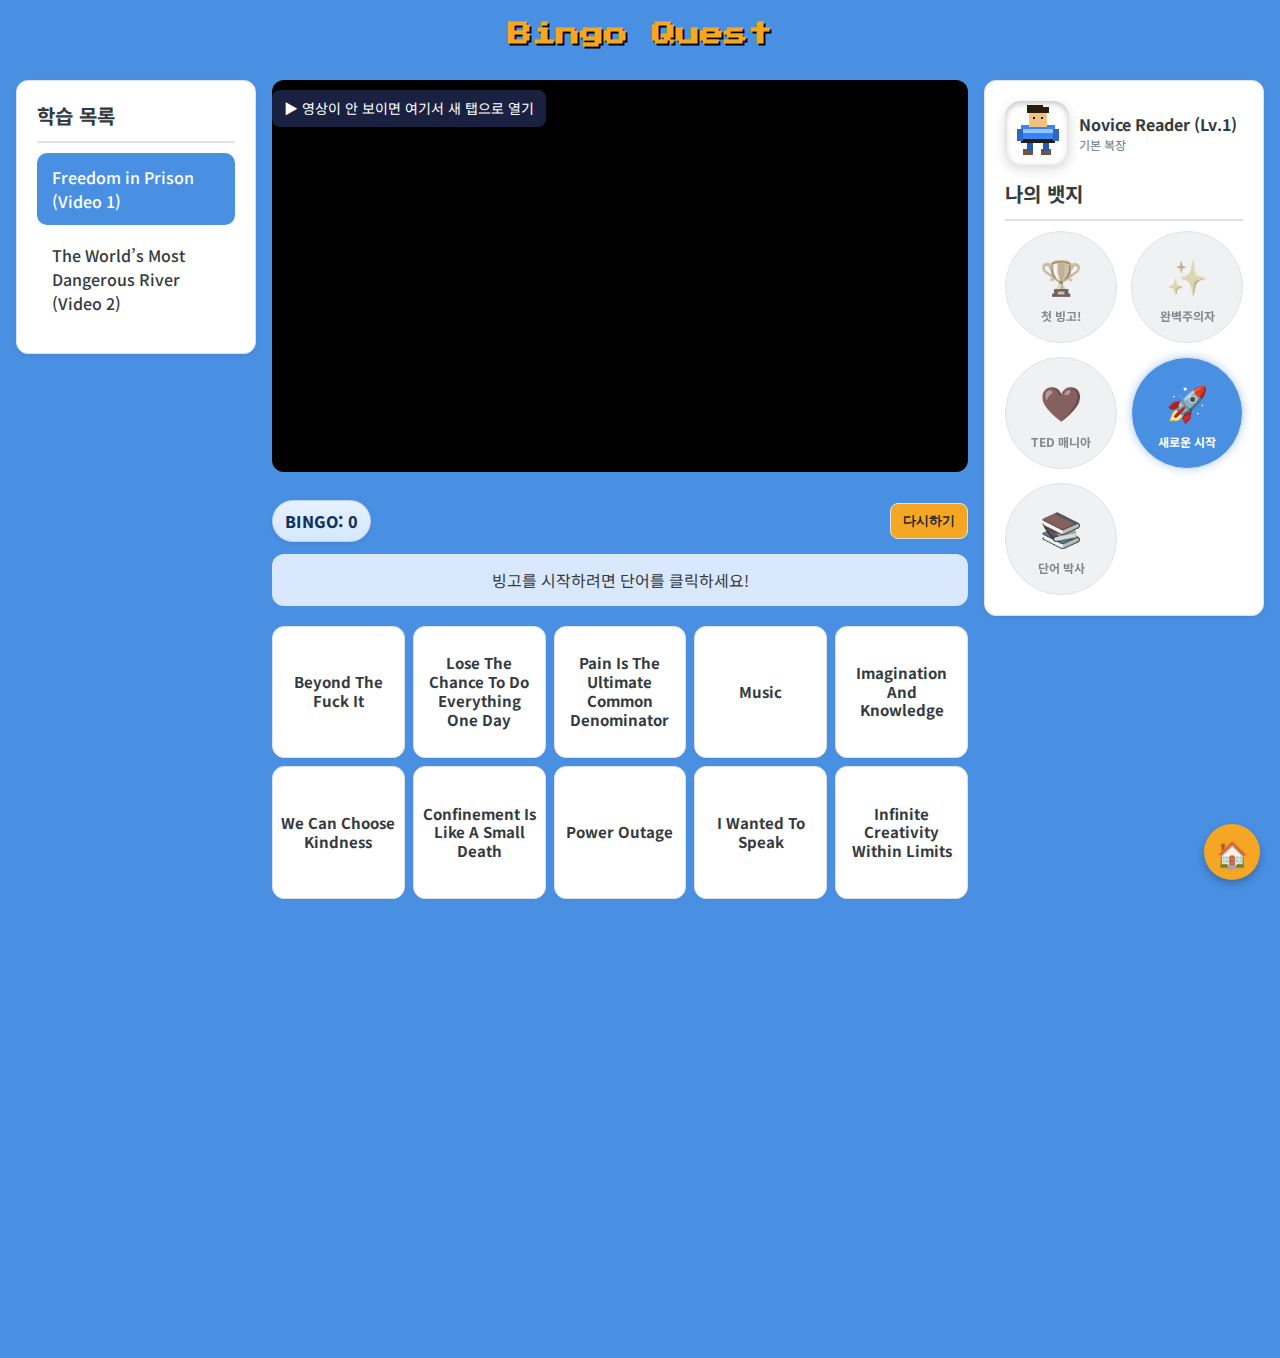
<file: bingo.html>
<!DOCTYPE html>
<html lang="ko">
  <head>
    <meta charset="UTF-8" />
    <meta name="viewport" content="width=device-width, initial-scale=1" />
    <title>Listening Bingo</title>

    <!-- Google Font (페이지 전용) -->
    <link rel="preconnect" href="https://fonts.googleapis.com" />
    <link rel="preconnect" href="https://fonts.gstatic.com" crossorigin />
    <link
      href="https://fonts.googleapis.com/css2?family=Noto+Sans+KR:wght@400;500;700&display=swap"
      rel="stylesheet"
    />

    <!-- 단독 스타일 -->
    <link
      href="https://fonts.googleapis.com/css2?family=Press+Start+2P&display=swap"
      rel="stylesheet"
    />
    <link rel="stylesheet" href="./css/bingo.css" />
  </head>
  <body>
    <h1>Bingo Quest</h1>
    <div class="main-container">
      <!-- 좌측: 학습 목록 -->
      <nav class="sidebar left-nav" aria-label="학습 목록">
        <h2>학습 목록</h2>
        <ul class="nav-list">
          <li>
            <a href="#" class="nav-link active" data-target="#video-1-content"
              >Freedom in Prison (Video 1)</a
            >
          </li>
          <li>
            <a href="#" class="nav-link" data-target="#video-2-content"
              >The World’s Most Dangerous River (Video 2)</a
            >
          </li>
        </ul>
      </nav>

      <!-- 중앙: 영상 + 빙고 게임 -->
      <main class="main-content" id="main">
        <!-- 비디오 1 -->
        <section
          id="video-1-content"
          class="content-section active"
          aria-label="Freedom in Prison"
        >
          <div class="video-container">
            <iframe
              src="https://embed.ted.com/talks/lei_cheng_what_i_learned_about_freedom_in_a_secret_chinese_prison"
              title="TED Talk: Freedom in Prison by Lei Cheng"
              loading="lazy"
              allow="autoplay; encrypted-media; fullscreen; picture-in-picture"
              referrerpolicy="no-referrer-when-downgrade"
              sandbox="allow-scripts allow-same-origin allow-presentation allow-popups"
              
            >
            </iframe>
            <div class="video-fallback">
              <a
                class="open-extern"
                target="_blank"
                rel="noopener"
                href="https://www.ted.com/talks/lei_cheng_what_i_learned_about_freedom_in_a_secret_chinese_prison"
              >
                ▶ 영상이 안 보이면 여기서 새 탭으로 열기
              </a>
            </div>
          </div>

          <div class="game-area">
            <div class="bingo-section visible">
              <div class="controls">
                <div class="bingo-counter" aria-live="polite">BINGO: 0</div>
                <button class="reset-btn" type="button">다시하기</button>
              </div>
              <div class="message-area" aria-live="polite">
                빙고를 시작하려면 단어를 클릭하세요!
              </div>
              <!-- JS에서 5x5 칸 생성 -->
              <div
                class="bingo-board"
                role="grid"
                aria-label="빙고 보드 (Video 1)"
              ></div>
            </div>
          </div>
        </section>

        <!-- 비디오 2 -->
        <section
          id="video-2-content"
          class="content-section"
          aria-label="The World’s Most Dangerous River"
        >
          <div class="video-container">
            <iframe
              src="https://embed.ted.com/talks/hany_farid_how_to_spot_fake_ai_photos"
              title="How to spot fake AI photos by Hany Farid"
              loading="lazy"
              allow="autoplay; encrypted-media; fullscreen; picture-in-picture"
              referrerpolicy="no-referrer-when-downgrade"
              sandbox="allow-scripts allow-same-origin allow-presentation allow-popups"
              
            >
            </iframe>

            <div class="video-fallback">
              <a
                class="open-extern"
                target="_blank"
                rel="noopener"
                href="https://www.ted.com/talks/lei_cheng_what_i_learned_about_freedom_in_a_secret_chinese_prison"
              >
                ▶ 영상이 안 보이면 여기서 새 탭으로 열기
              </a>
            </div>
          </div>

          <div class="game-area">
            <div class="bingo-section visible">
              <div class="controls">
                <div class="bingo-counter" aria-live="polite">BINGO: 0</div>
                <button class="reset-btn" type="button">다시하기</button>
              </div>
              <div class="message-area" aria-live="polite">
                빙고를 시작하려면 단어를 클릭하세요!
              </div>
              <div
                class="bingo-board"
                role="grid"
                aria-label="빙고 보드 (Video 2)"
              ></div>
            </div>
          </div>
        </section>
      </main>

      <!-- 우측: 뱃지 -->
      <aside class="sidebar right-badges" aria-label="나의 뱃지">
        <div class="avatar-widget">
          <div
            id="avatar-figure"
            class="avatar-figure"
            aria-label="아바타"
          ></div>
          <div class="avatar-meta">
            <div id="avatar-title" class="avatar-title">Novice Reader</div>
            <div id="avatar-desc" class="avatar-desc">기본 복장</div>
          </div>
        </div>
        <h2>나의 뱃지</h2>
        <div class="badge-grid">
          <div
            id="badge-first-bingo"
            class="badge locked"
            data-tooltip="첫 번째 빙고를 달성하세요"
          >
            <span class="badge-icon">🏆</span>
            <span class="badge-name">첫 빙고!</span>
          </div>
          <div
            id="badge-perfect"
            class="badge locked"
            data-tooltip="모든 칸을 채우세요 (블랙아웃)"
          >
            <span class="badge-icon">✨</span>
            <span class="badge-name">완벽주의자</span>
          </div>
          <div
            id="badge-ted-fan"
            class="badge locked"
            data-tooltip="TED 영상 5개 학습 완료"
          >
            <span class="badge-icon">❤️</span>
            <span class="badge-name">TED 매니아</span>
          </div>
          <div
            id="badge-beginner"
            class="badge achieved"
            data-tooltip="회원가입 완료"
          >
            <span class="badge-icon">🚀</span>
            <span class="badge-name">새로운 시작</span>
          </div>
          <div
            id="badge-word-master"
            class="badge locked"
            data-tooltip="단어 100개 학습 완료"
          >
            <span class="badge-icon">📚</span>
            <span class="badge-name">단어 박사</span>
          </div>
        </div>
      </aside>
    </div>
    <a href="./index.html" class="home-float-btn" aria-label="홈으로"> 🏠 </a>

    <script defer src="./js/dataManager.js"></script>
    <script defer src="./js/avatarWidget.js"></script>
    <script defer src="./js/bingo.js"></script>

    <script>
      // ① Promise rejection 중 TED 광고 SDK(GPT) 타임아웃만 무음
      window.addEventListener("unhandledrejection", (event) => {
        const msg = String(event?.reason?.message || event?.reason || "");
        if (/GPT did not load within the specified timeout/i.test(msg)) {
          event.preventDefault();
          console.info("[silenced] third-party GPT timeout");
        }
      });

      // ② window.onerror도 TED/VWO/Prebid/React-iframe
      window.addEventListener(
        "error",
        (event) => {
          const src = String(event?.filename || "");
          const msg = String(event?.message || "");
          const is3p =
            /(embed\.ted\.com|gpt\.js|prebid|vwo|react.*production|lei_cheng_|catherine_d_o_connell)/i.test(
              src + msg
            );
          if (is3p) {
            event.preventDefault();
            console.info("[silenced] third-party error:", src || msg);
          }
        },
        true
      );
    </script>
  </body>
</html>
</file>
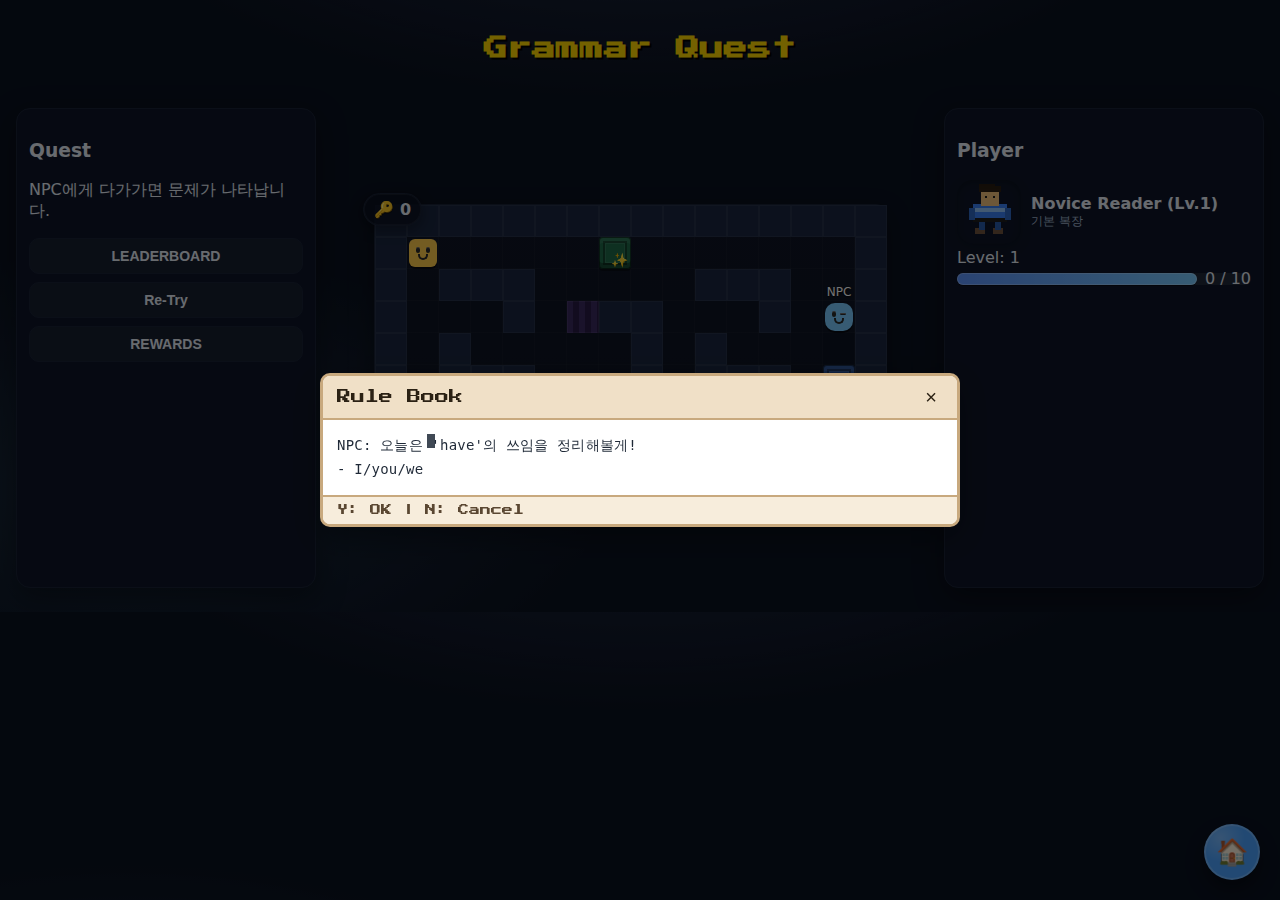
<file: gr.html>
<!DOCTYPE html>
<html lang="ko">
  <head>
    <meta charset="UTF-8" />
    <meta name="viewport" content="width=device-width, initial-scale=1.0" />
    <title>Grammar Quest</title>
    <link rel="preconnect" href="https://fonts.googleapis.com" />
    <link rel="preconnect" href="https://fonts.gstatic.com" crossorigin />
    <link href="https://fonts.googleapis.com/css2?family=Press+Start+2P&display=swap" rel="stylesheet" />
    <link rel="stylesheet" href="./css/gr.css" />
    <style>
      @media (max-width: 500px) {
        #dialogue-box,
        #rulebook-overlay { display: none !important; }
      }
    </style>
  </head>
  <body>
    <h1>Grammar Quest</h1>
    <div id="main-container">
      <div id="left-panel" class="panel">
        <div id="quest-log">
          <h3>Quest</h3>
          <p id="quest-text"></p>
        </div>
        <div id="dialogue-box" class="hidden">
          <p id="dialogue-text"></p>
        </div>
        <div id="question-box">
          <p id="question-text"></p>
          <div id="choices" class="choices"></div>
          <div id="loot-log" aria-live="polite" class="loot-log"></div>
        </div>
        <div id="menu-buttons">
          <button class="menu-btn" id="btn-leaderboard">LEADERBOARD</button>
          <button class="menu-btn" id="btn-review">Re-Try</button>
          <button class="menu-btn" id="btn-rewards">REWARDS</button>
        </div>
      </div>
      <div id="center-panel" class="panel">
        <div id="game-world" aria-label="게임 보드">
          <div id="tiles" class="layer" aria-hidden="true"></div>
          <div id="entities" class="layer"></div>
          <div id="key-badge" aria-live="polite" title="Keys">
            <span class="icon">&#128273;</span>
            <span id="key-count">0</span>
          </div>
        </div>
      </div>
      <div id="right-panel" class="panel">
        <h3>Player</h3>
        <div class="avatar-widget">
          <div id="avatar-figure" class="avatar-figure" aria-label="Avatar"></div>
          <div class="avatar-meta">
            <div id="avatar-title" class="avatar-title">Novice Reader</div>
            <div id="avatar-desc" class="avatar-desc">Basic Outfit</div>
          </div>
        </div>
        <div id="player-stats">
          <p>Level: <span id="rp-player-level">1</span></p>
          <div class="progress-bar-container">
            <div id="player-xp-bar" class="progress-bar"></div>
            <span id="rp-player-xp-text">0 / 10</span>
          </div>
        </div>
        <div id="achievements">
          <h3>Badges</h3>
          <div id="badge-container"></div>
        </div>
      </div>
    </div>

    <div id="mobile-controls" aria-label="Mobile Controls">
      <button type="button" class="mc-btn up" id="mc-up" aria-label="Up">&uarr;</button>
      <button type="button" class="mc-btn left" id="mc-left" aria-label="Left">&larr;</button>
      <button type="button" class="mc-btn right" id="mc-right" aria-label="Right">&rarr;</button>
      <button type="button" class="mc-btn down" id="mc-down" aria-label="Down">&darr;</button>
    </div>

    <div id="rulebook-overlay" class="hidden" aria-modal="true" role="dialog">
      <div id="rulebook" class="rulebook">
        <div class="rb-header">
          <span id="rulebook-title">Rule Book</span>
          <button id="rb-close" class="rb-close" aria-label="Close">×</button>
        </div>
        <div id="rulebook-content" class="rb-content">
          <pre id="rulebook-text" class="rb-text" aria-live="polite"></pre>
        </div>
        <div class="rb-footer">
          <span id="rulebook-hint" class="rb-hint">Y: OK | N: Cancel</span>
        </div>
      </div>
    </div>

    <a href="./index.html" class="home-float-btn" aria-label="홈으로">🏠</a>

    <script src="./js/dataManager.js" defer></script>
    <script src="./js/gr.js" defer></script>
    <script src="./js/avatarWidget.js" defer></script>
  </body>
</html>
</file>
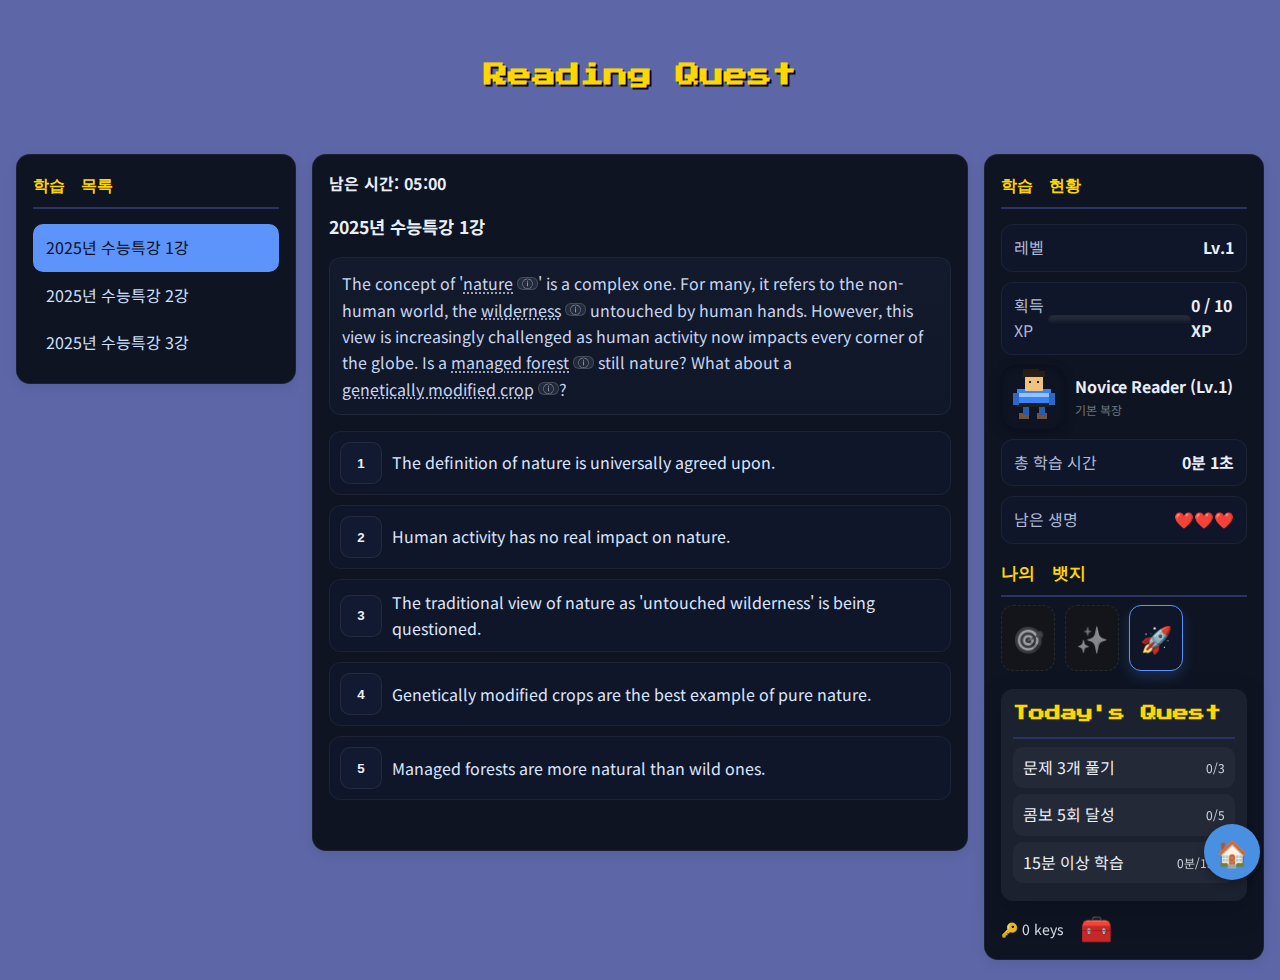
<file: reading.html>
<!DOCTYPE html>
<html lang="ko">
  <head>
    <meta charset="UTF-8" />
    <meta name="viewport" content="width=device-width, initial-scale=1.0" />
    <title>Reading Quest</title>
    <link rel="preconnect" href="https://fonts.googleapis.com" />
    <link rel="preconnect" href="https://fonts.gstatic.com" crossorigin />
    <link
      href="https://fonts.googleapis.com/css2?family=Montserrat:wght@700&family=Noto+Sans+KR:wght@400;500;700&display=swap"
      rel="stylesheet" />
    <link rel="stylesheet" href="./css/common.css" />
    <link rel="stylesheet" href="./css/reading.css" />
  </head>
  <body>
    <h1>Reading Quest</h1>

    <div id="main-container">
      <div id="left-panel" class="panel">
        <h2>학습 목록</h2>
        <ul id="nav-list" class="nav-list">
          <li>
            <a href="#" class="nav-link active" data-target="#problem-1"
              >2025년 수능특강 1강</a
            >
          </li>
          <li>
            <a href="#" class="nav-link" data-target="#problem-2"
              >2025년 수능특강 2강</a
            >
          </li>
          <li>
            <a href="#" class="nav-link" data-target="#problem-3"
              >2025년 수능특강 3강</a
            >
          </li>
        </ul>
      </div>

      <div id="center-panel" class="panel">
        <div id="combo-fx" class="combo-fx" aria-hidden="true"></div>

        <div id="clock-container">
          <span id="countdown-display"></span>
          <button id="reset-button" style="display: none">다시 시작</button>
        </div>
        <div id="combo-display"></div>
        <div id="reading-problems-container"></div>
      </div>

      <div id="right-panel" class="panel">
        <h2>학습 현황</h2>
        <div class="status-widget">
          <!-- ✅ 추가: 레벨 표시 -->
          <div class="status-item">
            <span class="status-label">레벨</span>
            <span id="level-display" class="status-value">Lv.1</span>
          </div>

          <div class="status-item">
            <span class="status-label">획득 XP</span>
            <div class="xp-bar">
              <div id="xp-fill" class="xp-fill" style="width:0%"></div>
            </div>
            <span id="xp-display" class="status-value">0 / 10 XP</span>
          </div>  
          <div class="avatar-widget">
          <div id="avatar-figure" class="avatar-figure" aria-label="아바타"></div>
          <div class="avatar-meta">
            <div id="avatar-title" class="avatar-title">Novice Reader</div>
            <div id="avatar-desc" class="avatar-desc">기본 복장</div>
          </div>
        </div>

          <div class="status-item">
            <span class="status-label">총 학습 시간</span>
            <span id="study-time-display" class="status-value">0분 0초</span>
          </div>
          <div class="status-item">
            <span class="status-label">남은 생명</span>
            <span id="lives-display" class="status-value">❤️❤️❤️</span>
          </div>
        </div>
        <div class="badge-widget">
          <h2>나의 뱃지</h2>
          <div class="badge-grid">
            <div
              id="badge-first-correct"
              class="badge locked"
              data-tooltip="첫 정답을 맞혀보세요!">
              <span class="badge-icon">🎯</span>
            </div>
            <div
              id="badge-perfect"
              class="badge locked"
              data-tooltip="모든 문제를 완벽하게 해결">
              <span class="badge-icon">✨</span>
            </div>
            <div
              id="badge-beginner"
              class="badge achieved"
              data-tooltip="학습 시작!">
              <span class="badge-icon">🚀</span>
            </div>
          </div>
        </div>
           <div class="quest-widget">
            <h2>Today's Quest</h2>
            <ul id="quest-list">
              <!-- JS로 채워집니다 -->
            </ul>
          </div>

          <div class="reward-widget">
            <div class="keys">
              🔑 <span id="key-count">0</span> keys
            </div>
            <button id="open-chest-btn" class="chest" aria-label="보물상자 열기">
              🧰
            </button>
            <div id="reward-toast" class="reward-toast" aria-live="polite"></div>
          </div>


      </div>
    </div>
    <a href="./index.html" class="home-float-btn" aria-label="홈으로"> 🏠 </a>

    <script defer src="./js/dataManager.js"></script>
    <script defer src="./js/reading.js"></script>
    <script defer src="./js/avatarWidget.js"></script>
  </body>
</html>
</file>
<file: css/bingo.css>
@charset "utf-8";


:root {
  --primary-color: #4a90e2; 
  --accent-color: #f5a623; 
  --text-color: #343a40;
  --bg-color: #f8f9fa;
  --border-color: #dee2e6;
  --surface-color: #ffffff; 
}

* {
  box-sizing: border-box;
}
html,
body {
  height: 100%;
}
body {
  margin: 0;
  background: var(--primary-color);
  color: var(--text-color);
  font-family: "Noto Sans KR", system-ui, -apple-system, Segoe UI, Roboto,
    "Helvetica Neue", Arial, "Apple SD Gothic Neo", "Noto Sans KR",
    "Malgun Gothic", sans-serif;
  line-height: 1.5;
}

/* Page title to match Reading Quest */
h1 {
  font-family: 'Press Start 2P', cursive;
  font-size: 24px;
  color: var(--accent-color);
  text-align: center;
  text-shadow: 2px 2px #000;
  margin: 16px 0 12px;
}


.main-container {
  display: grid;
  grid-template-columns: minmax(200px, 240px) minmax(0, 1fr) minmax(
      220px,
      280px
    );
  gap: 16px;
  align-items: start;
  max-width: 1280px;
  margin: 0 auto;
  padding: 16px;
}


.sidebar {
  background: var(--surface-color);
  color: var(--text-color);
  padding: 20px;
  border: 1px solid var(--border-color);
  border-radius: 12px;
  box-shadow: 0 2px 5px rgba(0, 0, 0, 0.05);
  min-width: 0; /* grid overflow 諛⑹? */
}


.left-nav h2 {
  margin: 0 0 10px;
  font-size: 20px;
  border-bottom: 2px solid var(--border-color);
  padding-bottom: 10px;
}
.nav-list {
  list-style: none;
  padding: 0;
  margin: 0;
}
.nav-list a {
  display: block;
  padding: 12px 15px;
  text-decoration: none;
  color: var(--text-color);
  border-radius: 10px;
  margin-bottom: 6px;
  font-weight: 500;
  transition: background-color 0.25s, color 0.25s, transform 0.12s;
}
.nav-list a:hover {
  background: rgba(74, 144, 226, 0.12); /* primary 12% */
}
.nav-list a.active {
  background: var(--primary-color);
  color: #fff;
}

.main-content {
  min-width: 0;
  padding: 0;
}
.content-section {
  display: none;
}
.content-section.active {
  display: block;
}

.video-container {
  position: relative;
  padding-bottom: 56.25%;
  height: 0;
  background: #000;
  border-radius: 12px;
  overflow: hidden;
}
.video-container iframe {
  position: absolute;
  inset: 0;
  width: 100%;
  height: 100%;
  border: 0;
  display: block;
}

/* Docked (on scroll) — aligns video to the left column width */
.video-container.docked {
  position: fixed !important;
  /* values provided by JS via CSS variables */
  left: var(--dock-left, 16px) !important;
  top: var(--dock-top, 16px) !important;
  width: var(--dock-width, 240px) !important;
  height: calc(var(--dock-width, 240px) * 0.5625) !important; /* 16:9 */
  padding-bottom: 0 !important; /* disable aspect-ratio padding */
  z-index: 9999 !important;
  box-shadow: 0 8px 20px rgba(0,0,0,0.25) !important;
}
.video-container.docked iframe {
  position: absolute !important;
  inset: 0 !important;
  width: 100% !important;
  height: 100% !important;
}

.game-area {
  padding-top: 20px;
}

/* Controls: bingo counter + reset button */
.controls {
  display: flex;
  align-items: center;
  justify-content: space-between;
  gap: 10px;
  margin: 8px 0 12px;
}
.bingo-counter {
  padding: 8px 12px;
  border-radius: 999px;
  background: linear-gradient(180deg, #e7f1ff, #d6e8ff);
  color: #10325f;
  font-weight: 800;
  letter-spacing: 0.3px;
  border: 1px solid #bcd3f7;
  box-shadow: 0 2px 6px rgba(0,0,0,.08);
}
.reset-btn {
  padding: 8px 12px;
  border-radius: 10px;
  border: 1px solid var(--border-color);
  background: #0f172a;
  color: #e9eef7;
  font-weight: 600;
  cursor: pointer;
  transition: background-color .15s ease, transform .1s ease;
}
.reset-btn:hover { background: #141f3a; transform: translateY(-1px); }
.reset-btn:active { transform: translateY(0); }
.reset-btn{border-radius: 8px;background-color: var(--accent-color);color: #1f2a37;}
/* ===== Bingo Board (restored minimal styles) ===== */
.bingo-section { max-width: 100%; }
.bingo-board {
  display: grid;
  /* Allow tracks to shrink below content's min-content width */
  grid-template-columns: repeat(5, minmax(0, 1fr));
  gap: 8px;
  margin: 10px auto 0;
}
.bingo-cell {
  display: flex;
  align-items: center;
  justify-content: center;
  min-width: 0; /* let content wrap on small screens */
  text-align: center;
  padding: 10px;
  border-radius: 10px;
  background: #ffffff;
  color: #1f2a37;
  border: 1px solid var(--border-color);
  box-shadow: 0 1px 2px rgba(0,0,0,.05);
  line-height: 1.25;
  word-break: keep-all;
}
.bingo-cell:hover { filter: brightness(0.98); }
.bingo-cell.selected {
  background: rgba(74,144,226,.14);
  border-color: rgba(74,144,226,.6);
  box-shadow: 0 0 0 2px rgba(74,144,226,.25) inset;
}
.bingo-line-highlight{ outline: 2px solid rgba(245,166,35,.85); outline-offset:-2px; }


.bingo-board {
  display: grid;
  grid-template-columns: repeat(5, 1fr);
  gap: 8px;
  margin: 20px 0;
  min-width: 0;
}
.bingo-cell {
  aspect-ratio: 1 / 1;
  display: flex;
  justify-content: center;
  align-items: center;
  text-align: center;
  background: var(--surface-color);
  color: var(--text-color);
  border: 1px solid var(--border-color);
  border-radius: 12px;
  cursor: pointer;
  transition: transform 0.12s, box-shadow 0.15s, background-color 0.2s,
    color 0.2s;
  font-size: 15px;
  font-weight: bold;
  padding: 8px;
  text-transform: capitalize;
  user-select: none;
  overflow-wrap: anywhere;
}
.bingo-cell:hover {
  transform: translateY(-1px);
  box-shadow: 0 4px 8px rgba(0, 0, 0, 0.08);
}
.bingo-cell.selected {
  background: var(--accent-color);
  color: #000;
  font-weight: 800;
  transform: scale(1.04);
}
.bingo-line-highlight {
  background: var(--primary-color) !important;
  color: #fff !important;
}

.message-area {
  min-height: 2.2em;
  background: hsl(214, 85%, 92%); 
  border-radius: 12px;
  padding: 14px;
  text-align: center;
  color: var(--text-color);
}


.right-badges h2 {
  margin: 0 0 10px;
  font-size: 20px;
  border-bottom: 2px solid var(--border-color);
  padding-bottom: 10px;
}
.badge-grid {
  display: grid;
  grid-template-columns: repeat(auto-fill, minmax(90px, 1fr));
  gap: 14px;
}
.badge {
  aspect-ratio: 1 / 1;
  display: flex;
  flex-direction: column;
  justify-content: center;
  align-items: center;
  border-radius: 50%;
  position: relative;
  background: #eef1f6;
  color: #7a879a;
  border: 1px solid var(--border-color);
}
.badge .badge-icon {
  font-size: 34px;
}
.badge .badge-name {
  font-size: 12px;
  margin-top: 6px;
  font-weight: 700;
}

.badge.achieved {
  background: var(--primary-color);
  color: #fff;
  box-shadow: 0 0 10px rgba(74, 144, 226, 0.4);
}
.badge.locked {
  filter: grayscale(80%);
}


.badge::after {
  content: attr(data-tooltip);
  position: absolute;
  bottom: 105%;
  left: 50%;
  transform: translateX(-50%);
  background: #333;
  color: #fff;
  padding: 6px 10px;
  border-radius: 6px;
  font-size: 12px;
  white-space: nowrap;
  opacity: 0;
  visibility: hidden;
  transition: opacity 0.25s, visibility 0.25s;
  z-index: 10;
}
.badge:hover::after {
  opacity: 1;
  visibility: visible;
}

.video-fallback { margin-top:10px; }
.open-extern {
  display:inline-block; padding:8px 12px; border-radius:8px;
  background:#1a2140; color:#fff; text-decoration:none; font-size:14px;
}
.open-extern:hover { filter:brightness(1.1); }
.home-float-btn {
  position: fixed;
  bottom: 20px;
  right: 20px;
  width: 56px;
  height: 56px;
  border-radius: 50%;
  background: var(--accent-color);
  color: #fff;
  font-size: 26px;
  display: flex;
  align-items: center;
  justify-content: center;
  text-decoration: none;
  box-shadow: 0 4px 8px rgba(0,0,0,0.25);
  transition: background-color 0.25s, transform 0.15s;
  z-index: 1000; /* ?ㅻⅨ ?붿냼 ?꾨줈 */
}

.home-float-btn:hover {
  background: #357ab9;
  transform: scale(1.05);
}


@media (max-width: 1240px) {
  .main-container {
    grid-template-columns: minmax(180px, 220px) minmax(0, 1fr) minmax(
        180px,
        240px
      );
    gap: 12px;
  }
  .bingo-cell {
    font-size: 12px;
  }
}
@media (max-width: 980px) {
  .main-container {
    grid-template-columns: 1fr;
  }
  .sidebar {
    box-shadow: 0 2px 5px rgba(0, 0, 0, 0.05);
  }
}

/* =========================================
   580px 이하: 보드 ↔ 배지 겹침 방지 전담 패치
   ========================================= */
@media (max-width: 580px) {
  /* 1) 메인 그리드: 완전 1열 + 넉넉한 세로 간격 */
  .main-container {
    display: grid;
    grid-template-columns: 1fr;     /* 한 칼럼 */
    grid-auto-rows: auto;           /* 높이 자동 */
    row-gap: 18px;                  /* 섹션 간격 넉넉하게 */
  }

  /* 2) 좌/중/우 영역을 강제로 순서대로 쌓기 */
  .left-nav      { order: 1; }
  .main-content  { order: 2; }
  .right-badges  { order: 3; }

  /* 3) 배지 패널은 절대/고정 위치 금지 + 폭 100% */
  .right-badges {
    position: static !important;
    inset: auto !important;
    transform: none !important;
    width: 100%;
    max-width: 100%;
    margin: 0;  
    margin-top: 8px;              /* 혹시 남은 마진이 있으면 초기화 */
  }

  /* 4) 빙고 섹션은 내부를 세로로 쌓고, 요소 간 간격 확보 */
  .bingo-section {
    display: grid;
    grid-template-columns: 1fr;
    row-gap: 12px;
  }

  /* 5) 보드가 너무 커서 배지를 눌러 덮는 걸 방지 (간격/폰트 축소) */
  .bingo-board {
    gap: 6px;
  }
  .bingo-cell {
    padding: 6px;
    font-size: clamp(11px, 3.5vw, 14px);
    /* 긴 영문 줄바꿈 안전장치 */
    word-break: keep-all;
    overflow-wrap: anywhere;
  }

  /* 6) 영상 아래 여백 확보(iframe 아래로 보드가 겹쳐 깔리는 현상 방지) */
  .video-container {
    margin-bottom: 10px;
  }

  /* 7) 혹시 상단 내비/탭이 fixed면 겹침 유발 → 모바일에선 해제 */
  .nav-list,
  .tabs {
    position: static !important;
  }

  /* 8) z-index/겹침 최후의 안전핀 */
  .main-content,
  .right-badges {
    z-index: auto !important;
  }
}
/* 580px 이하: 겹침 “강제 리셋” */
@media (max-width: 580px) {

  /* 메인 그리드 → 한 줄 */
  .main-container {
    display: block;
  }
  .left-nav, .main-content, .right-badges {
    width: 100%;
    max-width: 100%;
    margin: 0 0 18px 0;
    clear: both;
    float: none;
  }

  /* 배지 패널 및 내부에 있는 모든 고정/절대 레이어 해제 */
  .right-badges,
  .right-badges * {
    position: static !important;
    inset: auto !important;
    transform: none !important;
    z-index: auto !important;
  }

  /* 팝오버/툴팁 네이밍을 추가로 방어 (있을 경우) */
  [class*="popover"],
  [class*="tooltip"],
  .avatar-popover,
  .badge-popover {
    position: static !important;
    inset: auto !important;
    transform: none !important;
    z-index: auto !important;
    width: 100%;
    max-width: 100%;
    margin: 8px 0 0;
  }

  /* 빙고 보드가 위에 덮이지 않도록 기본 스택 정리 */
  .bingo-section, .video-container {
    position: relative;
    z-index: 0;
  }

  /* 보드 크기/글자 조금 더 줄여 세로 압력 완화 */
  .bingo-board { gap: 6px; }
  .bingo-cell  { padding: 6px; font-size: clamp(11px, 3.5vw, 14px); }
}

html,
body {
  overflow-x: hidden;
}

/* Avatar widget (bingo page) */
.avatar-figure {
  width: 64px;
  height: 64px;
  border-radius: 16px;
  display: block;
  background-repeat: no-repeat;
  image-rendering: pixelated;
  box-shadow: inset 0 2px 6px rgba(0,0,0,.25), 0 4px 12px rgba(0,0,0,.15);
}
.avatar-widget { display: grid; grid-template-columns: auto 1fr; gap: 10px; align-items: center; margin-bottom: 14px; }
.avatar-title { font-weight: 700; }
.avatar-desc { font-size: 12px; color: #6c757d; }

/* --- Small screens overrides (final pass) --- */
@media (max-width: 580px) {
  .main-container { grid-template-columns: 1fr !important; }
  .right-badges { margin-top: 28px !important; }
  .video-container.docked {
    position: relative !important;
    left: auto !important; top: auto !important;
    width: 100% !important; height: auto !important;
    padding-bottom: 56.25% !important; box-shadow: none !important;
  }
  .bingo-board { gap: 4px !important; }
  .bingo-cell  { padding: 4px !important; font-size: clamp(10px, 3.3vw, 13px) !important; }
}

/* Wider small screens to ensure effect is visible earlier */
@media (max-width: 700px) {
  .main-container { grid-template-columns: 1fr !important; }
  .right-badges { margin-top: 32px !important; }
  .video-container { margin-bottom: 14px; }
  .bingo-board { gap: 6px !important; }
  .bingo-cell  { padding: 6px !important; font-size: clamp(11px, 3.2vw, 14px) !important; }
}

/* 500px 이하: 셀을 정사각형으로 유지 */
@media (max-width: 500px) {
  .bingo-board { grid-template-columns: repeat(5, minmax(0, 1fr)) !important; }
  .bingo-cell  {
    aspect-ratio: 1 / 1;
    overflow: hidden;
    min-width: 0;
    line-height: 1.15;
    padding: 4px !important;
    font-size: clamp(10px, 2.9vw, 12px) !important;
  }
}
</file>
<file: css/gr.css>
@import url('https://fonts.googleapis.com/css2?family=Press+Start+2P&display=swap');

:root{
  --bg:#0b1220; --panel:#0f1628; --text:#e6edf7; --muted:#9fb0ca; --border:#1a2337;
  --accent:#5c94fc; --accent-2:#7acbff; --accent-3:#FFD700;
}

*{ box-sizing:border-box; }
body{
  margin:0;
  background:
    radial-gradient(1000px 500px at 50% -200px, rgba(140,170,255,.20), transparent 60%),
    radial-gradient(800px 400px at 10% 80%, rgba(120,200,255,.12), transparent 60%),
    var(--bg);
  color:var(--text);
  font-family:system-ui,-apple-system,Segoe UI,Roboto,Arial,"Noto Sans KR",sans-serif,"Press Start 2P";
}

h1{ color:var(--accent-3); padding: 20px 0;; font-family: 'Press Start 2P', cursive;text-shadow: 2px 2px #000; font-size: 24px; text-align: center;}

/* 레이아웃: 좌/중/우 3열 */
#main-container{
  display:grid;
  grid-template-columns: 300px 1fr 320px; /* 좌/중/우 */
  gap:16px;
  max-width:1280px;
  margin:0 auto;
  padding:12px 16px 24px;
}

.panel{
  background:var(--panel);
  border:1px solid var(--border);
  border-radius:14px;
  padding:12px;
  box-shadow:0 10px 30px rgba(0,0,0,.35);
  min-height:480px;
  overflow:auto;

}

 
#center-panel{
  display:grid;
  place-items:center;
  background:transparent;
  border:none;
  box-shadow:none;
  min-height:520px;  
  padding:0;
}

/* 왼쪽 버튼 UI */
#menu-buttons{ display:grid; gap:8px; margin-top:12px; }
.menu-btn{
  appearance:none;
  border:1px solid var(--border);
  background:rgba(255,255,255,.04);
  color:var(--text);
  padding:9px 12px;
  border-radius:10px;
  font-weight:700;
  font-size:14px;
  cursor:pointer;
  transition:transform .06s ease, box-shadow .2s ease, border-color .2s ease, background .2s ease;
}
.menu-btn:hover{
  border-color:#2a3550;
  background:rgba(255,255,255,.07);
  box-shadow:0 8px 20px rgba(0,0,0,.35);
  transform:translateY(-1px);
}

/* 우측 패널: 플레이어 정보 */
#player-portrait{
  display:block; width:100%; max-width:180px; margin:6px auto 8px; image-rendering:pixelated;
  border-radius:10px; border:1px solid var(--border);
  box-shadow:0 10px 24px rgba(0,0,0,.35); background:rgba(255,255,255,.02);
}
#player-stats p{ margin:4px 0 6px; }

/* 진행바(컨테이너 = 트랙, 내부 .progress-bar = 채움) */
.progress-bar-container{
  position:relative;
  display:flex; align-items:center; gap:8px;
  margin:6px 0 2px;
  background:rgba(255,255,255,.08);    /* 트랙 배경 */
  border-radius:999px;
  padding:0; height:12px;
}
.progress-bar{
  height:12px; width:0%; border-radius:999px;
  background:linear-gradient(90deg, var(--accent), var(--accent-2));
  box-shadow:inset 0 0 0 1px rgba(255,255,255,.25), 0 1px 0 rgba(0,0,0,.4);
  transition:width .35s ease;
  flex:1 1 auto;
}
#player-xp-text{
  font-size:12px; color:var(--muted); min-width:64px; text-align:right; margin-left:8px;
}

/* 뱃지 */
#badge-container{ display:flex; flex-wrap:wrap; gap:8px; margin-top:8px; }
.badge{
  width:36px; height:36px; border-radius:8px; border:1px solid var(--border);
  background-color:rgba(255,255,255,.04); background-size:cover; background-position:center;
  box-shadow:inset 0 0 0 1px rgba(255,255,255,.03);
}
.home-float-btn {
  position: fixed;
  bottom: 20px;
  right: 20px;
  width: 56px;
  height: 56px;
  border-radius: 50%;
  background-color: hsl(39, 90%, 54%);
  color: #fff;
  font-size: 26px;
  display: flex;
  align-items: center;
  justify-content: center;
  text-decoration: none;
  box-shadow: 0 4px 8px rgba(0,0,0,0.25);
  transition: background-color 0.25s, transform 0.15s;
  z-index: 1000; /* 다른 요소 위로 */
}

.home-float-btn:hover {
  background: #357ab9;
  transform: scale(1.05);
}

/* 반응형 */
@media (max-width:1200px){
  #main-container{ grid-template-columns: 280px 1fr; }
  #center-panel{ justify-self:center; align-self:start; }
  #right-panel{ grid-column: 1 / -1; }
}
@media (max-width:680px){
  #main-container{ grid-template-columns: 1fr; }
  #center-panel{ order:-1; min-height:420px; }
  #player-portrait{ max-width:140px; }
}

/* ========== Grammar Quest: Board Layers ========== */
#game-world{
  position:relative;
  width:512px;   /* 16 * 32 */
  height:288px;  /*  9 * 32 */
  border:1px solid var(--border);
  border-radius:10px;
  background:
    linear-gradient(transparent 31px, rgba(255,255,255,.04) 32px),
    linear-gradient(90deg, transparent 31px, rgba(255,255,255,.04) 32px),
    linear-gradient(180deg, #0e1424, #0b1220);
  background-size:32px 32px, 32px 32px, auto;
  box-shadow:inset 0 0 0 1px rgba(255,255,255,.04), 0 10px 24px rgba(0,0,0,.35);
  image-rendering: pixelated;
  
}
/* 회전 안내 오버레이 */
#rotate-hint{
  position:absolute; inset:0; display:none; align-items:center; justify-content:center;
  background: rgba(0,0,0,.6); color:#fff; font-weight:800; text-shadow:0 2px 6px rgba(0,0,0,.7);
  font-size:18px; letter-spacing:.5px; z-index:5;
}
@media (max-width:680px){
  #rotate-hint{ display:flex; }
}
.layer{ position:absolute; inset:0; }
.tile{ position:absolute; width:32px; height:32px; }
.tile.floor{ background:rgba(255,255,255,.01); }
.tile.wall{
  background:#1b2740;
  box-shadow: inset 0 0 0 1px rgba(255,255,255,.05);
}
.tile.gate{
  background: repeating-linear-gradient(90deg, #3b2b61 0 6px, #281c46 6px 12px);
  box-shadow: inset 0 0 0 1px rgba(255,255,255,.06);
}
/* 3D-ish crates */
.tile.box-blue,
.tile.box-gray,
.tile.box-green{
  background: #2b2b2b;
  border-radius:4px;
  box-shadow:
    inset 0 0 0 1px rgba(0,0,0,.5),
    inset 0 6px 0 rgba(255,255,255,.06),
    inset 0 -6px 0 rgba(0,0,0,.3),
    0 2px 0 rgba(0,0,0,.35);
  position:relative;
}
.tile.box-blue{ background:#204a8f; }
.tile.box-gray{ background:#596272; }
.tile.box-green{ background:#216c4b; }
.tile.box-blue::before,
.tile.box-gray::before,
.tile.box-green::before{
  content:"";
  position:absolute; inset:4px;
  border:2px solid rgba(0,0,0,.35);
  box-shadow: inset 0 0 0 1px rgba(255,255,255,.08);
}
.tile.box-gray{ outline: 2px solid rgba(255,255,255,.15); }
.tile.box-blue::after{ content:"🎁"; position:absolute; right:3px; bottom:1px; font-size:14px; }
.tile.box-gray::after{ content:"⚠️"; position:absolute; right:3px; bottom:1px; font-size:14px; }
.tile.box-green::after{ content:"✨"; position:absolute; right:3px; bottom:1px; font-size:14px; }

/* Entities */
.player{ position:absolute; width:28px; height:28px; margin:2px; border-radius:6px; background:#ffcc4d; box-shadow:0 2px 0 rgba(0,0,0,.5); }
.npc{ position:absolute; width:28px; height:28px; margin:2px; border-radius:10px; background:#7acbff; box-shadow:0 2px 0 rgba(0,0,0,.5); }
.face{ position:absolute; inset:0; display:block; }
.eye{ position:absolute; top:8px; width:4px; height:6px; background:#2b2b2b; border-radius:2px; box-shadow:0 1px 0 rgba(255,255,255,.3) inset; }
.eye.left{ left:7px; }
.eye.right{ right:7px; }
.eye.wink{ width:6px; height:2px; top:10px; background:#2b2b2b; border-radius:2px; }
.mouth{ position:absolute; left:50%; transform:translateX(-50%); bottom:7px; width:10px; height:6px; border:2px solid #2b2b2b; border-top:none; border-radius:0 0 10px 10px; background:transparent; }

/* Key badge */
#key-badge{
  position:absolute; top:-12px; left:-12px;
  display:inline-flex; align-items:center; gap:6px;
  padding:6px 10px;
  border:1px solid var(--border);
  border-radius:999px;
  background:rgba(12,18,34,.85);
  color:var(--text);
  box-shadow:0 4px 14px rgba(0,0,0,.35), inset 0 0 0 1px rgba(255,255,255,.05);
  font-weight:700;
  z-index:2;
}
#key-badge .icon{ filter: drop-shadow(0 1px 0 rgba(0,0,0,.4)); }
#key-badge.bump{ animation: key-bump .35s ease; }
@keyframes key-bump{
  0%{ transform:scale(1); }
  35%{ transform:scale(1.12); }
  100%{ transform:scale(1); }
}

/* Utility */
.hidden{ display:none !important; }
.label{ position:absolute; left:50%; transform:translateX(-50%); color:#fff; font-size:12px; text-shadow:0 1px 2px rgba(0,0,0,.8); }
.label.up{ bottom:32px; }

/* QA row and loot log */
.qa-row{ display:flex; gap:8px; margin-top:8px; }
#q-input{ flex:1; padding:8px 10px; border-radius:8px; border:1px solid var(--border); background:rgba(255,255,255,.06); color:var(--text); }
#q-submit{ padding:8px 12px; border-radius:8px; border:1px solid var(--border); background:rgba(255,255,255,.08); color:var(--text); cursor:pointer; }

/* ===== Mobile Controls (D-Pad) ===== */
#mobile-controls{
  position: fixed;
  bottom: 16px;
  left: 16px;
  display: none;
  width: 160px;
  height: 160px;
  grid-template-columns: repeat(3, 1fr);
  grid-template-rows: repeat(3, 1fr);
  gap: 8px;
  z-index: 1200;
  pointer-events: none; /* container ignores events */
}
#mobile-controls .mc-btn{
  pointer-events: auto; /* buttons accept events */
  appearance: none;
  background: rgba(255,255,255,.1);
  color: var(--text);
  border: 1px solid var(--border);
  border-radius: 12px;
  font-size: 18px;
  display: flex; align-items: center; justify-content: center;
  box-shadow: 0 6px 16px rgba(0,0,0,.35);
}
#mobile-controls .mc-btn:active{
  transform: translateY(1px);
  background: rgba(255,255,255,.18);
}
#mobile-controls .up{ grid-column: 2; grid-row: 1; }
#mobile-controls .left{ grid-column: 1; grid-row: 2; }
#mobile-controls .right{ grid-column: 3; grid-row: 2; }
#mobile-controls .down{ grid-column: 2; grid-row: 3; }

@media (max-width: 680px){
  #mobile-controls{ display: grid; }
}
.loot-log{ margin-top:10px; font-size:13px; color:var(--muted); min-height:18px; }
/* Rule Book modal */
#rulebook-overlay { position: fixed; inset: 0; display: flex; align-items: center; justify-content: center; background: rgba(0,0,0,.55); z-index: 10000; }
#rulebook-overlay.hidden { display: none; }
.rulebook { width: min(90vw, 640px); max-height: 80vh; background: #ffffff; border: 3px solid #c8a97e; box-shadow: 0 10px 30px rgba(0,0,0,.35); border-radius: 10px; overflow: hidden; font-family: 'Press Start 2P', system-ui, sans-serif; color: #1f2937; }
.rb-header { display: flex; align-items: center; justify-content: space-between; padding: 10px 14px; background: #f0e0c7; border-bottom: 2px solid #c8a97e; color: #2b2114; }
#rulebook-title { font-size: 14px; }
.rb-close { background: transparent; border: 0; font-size: 20px; line-height: 1; cursor: pointer; color: #2b2114; }
.rb-content { padding: 14px; overflow: auto; max-height: calc(80vh - 110px); }
.rb-text { margin: 0; white-space: pre-wrap; font-size: 14px; line-height: 1.7; letter-spacing: 0.2px; color: #1f2937; }
.rb-footer { padding: 8px 14px; background: #f7eddc; border-top: 2px solid #c8a97e; font-size: 11px; color: #4a3620; }
.rb-hint { opacity: .9; }

/* typing caret */
.typing .rb-text { position: relative; }
.typing .rb-text::after { content: ''; position: absolute; width: 8px; height: 1em; background: #1f2937; opacity: .85; animation: caret .8s steps(1) infinite; margin-left: 4px; top: 0; }
@keyframes caret { 0% { opacity: 0; } 50% { opacity: 1; } 100% { opacity: 0; } }

/* ===============================
   Avatar Widget (local styles for gr)
   =============================== */
.avatar-widget { display: grid; grid-template-columns: auto 1fr; gap: 10px; align-items: center; }
.avatar-figure {
  width: 64px;
  height: 64px;
  border-radius: 16px;
  display: block;
  background-repeat: no-repeat;
  image-rendering: pixelated;
  box-shadow: inset 0 2px 6px rgba(0,0,0,.25), 0 4px 12px rgba(0,0,0,.15);
}
.avatar-title { font-weight: 700; }
.avatar-desc { font-size: 12px; color: var(--muted); }

/* ===============================
   Responsive fixes (overflow + breakpoints)
   =============================== */
html, body{ overflow-x: hidden; }

/* allow center column to shrink without forcing horizontal scroll */
#main-container{ grid-template-columns: 300px minmax(0,1fr) 320px; }

/* reduce side column widths around ~1200px to avoid overflow */
@media (max-width: 1260px){
  #main-container{ grid-template-columns: 260px minmax(0,1fr) 280px; }
}
@media (max-width: 1180px){
  #main-container{ grid-template-columns: 240px minmax(0,1fr) 260px; }
}
@media (max-width: 1060px){
  #main-container{ grid-template-columns: 1fr; }
  #center-panel{ order:-1; }
}

/* ensure game area does not cause page-level horizontal scroll */
#center-panel{ overflow-x: hidden; }

/* --- Home Button (FAB) override --- */
.home-float-btn{
  background: radial-gradient(120% 120% at 30% 25%, rgba(255,255,255,.25), rgba(255,255,255,0) 35%), #4da3ff !important;
  color:#fff !important;
  box-shadow: 0 10px 18px rgba(0,0,0,.35), inset 0 0 0 2px rgba(255,255,255,.2) !important;
  transition: transform .12s ease, box-shadow .2s ease, filter .2s ease !important;
  font-size:26px !important;
}
.home-float-btn:hover{ transform: translateY(-2px); filter: brightness(1.05); }
.home-float-btn:active{ transform: translateY(0); }
</file>
<file: css/common.css>
/* common.css */

/* 1. 폰트 및 기본 색상 설정 */
@import url('https://fonts.googleapis.com/css2?family=Montserrat:wght@700&family=Noto+Sans+KR:wght@400;500;700&display=swap');
@import url('https://fonts.googleapis.com/css2?family=Press+Start+2P&display=swap');


:root {
    --primary-color: #4A90E2; /* Smart Blue */
    --accent-color: #F5A623;  /* Energetic Orange */
    --text-color: #343A40;
    --light-text-color: #6c757d;
    --bg-color: #F8F9FA;
    --border-color: #dee2e6;
    --white-color: #FFFFFF;
    
    /* 게임 테마 색상 */
    --game-main-bg: #5d67a8;
    --game-panel-bg: #3f4a8a;
    --game-border-color: #2b3363;
    --game-accent-color: #FFD700;
}

body {
    font-family: 'Noto Sans KR', sans-serif;
    margin: 0;
    background-color: var(--bg-color);
    color: var(--text-color);
    line-height: 1.7;
}

/* 2. 공통 3단 레이아웃 */
#main-container {
    display: flex;
    gap: 20px;
    padding: 20px;
    align-items: flex-start;
    max-width: 1600px;
    margin: 0 auto;
}

.panel {
    background-color: var(--white-color);
    border: 1px solid var(--border-color);
    border-radius: 12px;
    padding: 25px;
    box-shadow: 0 4px 12px rgba(0,0,0,0.08);
}

#left-panel, #right-panel {
    width: 300px;
    flex-shrink: 0;
}

#center-panel {
    flex-grow: 1;
}

/* 3. 공통 UI 요소 스타일 */
h1 { /* 페이지 최상단 메인 제목 */
    text-align: center;
    padding: 20px 0;
    font-family: 'Montserrat', sans-serif;
    font-size: 2.5rem;
    color: var(--primary-color);
}

h2 { /* 패널 제목 */
    font-family: 'Montserrat', sans-serif;
    font-size: 1.5rem;
    margin-top: 0;
    padding-bottom: 10px;
    border-bottom: 2px solid var(--border-color);
    margin-bottom: 20px;
    color: var(--primary-color);
}

.game-button {
    display: block;
    width: 100%;
    padding: 15px;
    margin-top: 15px;
    background-color: var(--primary-color);
    color: var(--white-color);
    border: none;
    border-radius: 8px;
    font-family: 'Noto Sans KR', sans-serif;
    font-size: 16px;
    font-weight: bold;
    cursor: pointer;
    text-align: center;
    transition: all 0.2s ease;
}

.game-button:hover {
    background-color: #357ABD;
    transform: translateY(-2px);
    box-shadow: 0 4px 8px rgba(0,0,0,0.1);
}

/* 4. 페이지 전환용 클래스 */
.content-section {
    display: none;
}
.content-section.active {
    display: block;
}

/* 5. gr.html (그래머 RPG) 전용 스타일 */
#game-world {
    display: grid;
    grid-template-columns: repeat(12, 40px);
    grid-template-rows: repeat(12, 40px);
    position: relative;
    background-color: #222;
    border: 4px solid #666;
    border-radius: 8px; /* 패널과 통일감 */
}
.tile { width: 40px; height: 40px; image-rendering: pixelated; position: relative; }
.object { position: absolute; }
.character-name { position: absolute; bottom: 100%; left: 50%; transform: translateX(-50%); color: white; font-size: 10px; font-family: 'Press Start 2P', cursive; text-shadow: 1px 1px #000; white-space: nowrap; padding-bottom: 5px; user-select: none; }
.hidden { display: none !important; }

.npc.object, .apple.object, .bread.object { transform: scale(1.2); transform-origin: bottom; z-index: 5; }
.player.object { transform: scale(1.5); transform-origin: bottom; z-index: 10; }

/* Avatar widget (shared) */
.avatar-figure {
    width: 64px;
    height: 64px;
    border-radius: 16px;
    display: block;
    background-repeat: no-repeat;
    image-rendering: pixelated;
    box-shadow: inset 0 2px 6px rgba(0,0,0,.25), 0 4px 12px rgba(0,0,0,.15);
}
.avatar-widget { display: grid; grid-template-columns: auto 1fr; gap: 10px; align-items: center; }
.avatar-title { font-weight: 700; }
.avatar-desc { font-size: 12px; color: var(--light-text-color); }
</file>
<file: css/reading.css>
@charset "UTF-8";

    @import url('https://fonts.googleapis.com/css2?family=Press+Start+2P&display=swap');
    @import url('https://fonts.googleapis.com/css2?family=Noto+Sans+KR:wght@400;500;700&display=swap');

    :root {
        --primary-color: #4A90E2;
        --accent-color: #FFD700;
        --correct-color: #28a745;
        --incorrect-color: #dc3545;
        --panel-bg: #3f4a8a;
        --main-bg: #5d67a8;
        --border-color: #2b3363;
        --white-color: #FFFFFF;
    }

    body {
        background-color: var(--main-bg);
        color: var(--white-color);
        font-family: 'Noto Sans KR', sans-serif;
        display: flex;
        flex-direction: column;
        align-items: center;
        padding-top: 20px;
        line-height: 1.6;
    }

    h1 { font-family: 'Press Start 2P', cursive; font-size: 24px; color: var(--accent-color); text-shadow: 2px 2px #000; margin-bottom: 20px; }
    h2 { font-family: 'Press Start 2P', cursive; margin-top: 0; color: var(--accent-color); font-size: 16px; border-bottom: 2px solid var(--border-color); padding-bottom: 10px; margin-bottom: 15px; }
    
    /* -------- 레이아웃 기초 -------- */

#main-container{
  display:grid; gap:16px; /* 컬럼/로우 간격 */
  /* 좌/중앙/우: 유연 폭 + 중앙은 minmax(0,1fr)로 줄어들어도 내용이 줄어듦 */
  /* 좌/우 패널을 동일 너비로 맞춤 */
  grid-template-columns: minmax(200px, 280px) minmax(0, 1fr) minmax(200px, 280px);
  align-items:start;
  box-sizing: border-box;
  padding-inline: 16px;          /* 좌우 여백 */
  max-width: 1280px;             /* 필요시 컨테이너 고정 상한 */
  margin-inline: auto;           /* 가운데 정렬 */
}

.panel{ background:#0e1422; color:#e9eef7; border:1px solid rgba(255,255,255,.06);
  border-radius:14px; padding:16px; }

/* 공통 common.css의 고정 폭(300px) 무효화: 그리드 칼럼에 맞춤 */
#left-panel, #right-panel{ width:auto; max-width:100%; }

/* 좌측 네비 */
.nav-list{ list-style:none; padding:0; margin:8px 0 0; }
.nav-link{ display:block; padding:10px 12px; border-radius:10px; color:#cfe0ff;
  text-decoration:none; border:1px solid transparent; transition:.15s ease; }
.nav-link:hover{ background:rgba(92,148,252,.15); border-color:rgba(92,148,252,.25); }
.nav-link.active{ background:#5c94fc; color:#0b1020; border-color:transparent; }

/* 중앙 문제 영역 */
#clock-container{ display:flex; gap:10px; align-items:center; margin-bottom:6px;}
#countdown-display{ font-weight:700; letter-spacing:.3px; }
#reset-button{ display:none; padding:6px 10px; border-radius:10px; border:1px solid rgba(255,255,255,.08);
  background:#121a2d; color:#e9eef7; }
#reset-button:hover{ background:#17223a; }

.rc-problem{ padding:10px 0 6px; }
.rc-problem h3{ margin:0 0 8px; font-size:1.1rem;}
.passage{
  background:linear-gradient(180deg,#121a2c 0%,#0f1728 100%);
  border:1px solid rgba(255,255,255,.06);
  border-radius:12px; padding:12px; line-height:1.65; color:#c9d6f2;
}

/* ===== 단어 툴팁 ===== */
.vocab{ position: relative; display: inline-flex; align-items: center; gap: 4px; cursor: help; }
.vocab .vocab-text{ text-decoration: underline dotted; text-underline-offset: 2px; }
.vocab .vocab-mark{ font-size: 11px; line-height: 1; opacity: .8; background: rgba(255,255,255,.1); border: 1px solid rgba(255,255,255,.2); padding: 0 4px; border-radius: 6px; }
.vocab .vocab-tooltip{
  position: absolute; left: 0; bottom: calc(100% + 6px);
  background: rgba(0,0,0,.9); color: #fff; font-size: 12px; line-height: 1.45;
  padding: 8px 10px; border-radius: 8px; border: 1px solid rgba(255,255,255,.15);
  white-space: nowrap; box-shadow: 0 6px 14px rgba(0,0,0,.25);
  opacity: 0; transform: translateY(4px); pointer-events: none;
  transition: opacity .15s ease, transform .15s ease;
  z-index: 20;
}
.vocab .vocab-tooltip::after{
  content: '';
  position: absolute; left: 12px; top: 100%;
  border: 6px solid transparent; border-top-color: rgba(0,0,0,.9);
}
.vocab:hover .vocab-tooltip, .vocab:focus .vocab-tooltip{ opacity: 1; transform: translateY(0); }
.vocab .v-meaning{ color: #cfe8ff; }
.vocab .v-usage{ color: #c3f7d0; opacity: .95; }

/* 선택지 카드 */
.options-container{
  display:grid; gap:10px; margin-top:12px;
}

/* CLS/접근성: 버튼 + 텍스트 일체형 카드 */
.option-item{
  display:grid; grid-template-columns: 42px 1fr; gap:10px;
  align-items:center;
  padding:10px; border-radius:12px;
  background:#0f1629; border:1px solid rgba(255,255,255,.06);
  transition: transform .12s ease, background .12s ease, border-color .12s ease, box-shadow .12s ease;
  cursor:pointer;
}
.option-item button{
  width:42px; height:42px; border-radius:10px; border:1px solid rgba(255,255,255,.08);
  background:#111a31; color:#e9eef7; font-weight:700;
}
.option-item p{ margin:0; color:#dbe6ff; }
.option-item:hover{ background:#121b33; transform: translateY(-1px); }

/* 상태: 선택/정답/오답 */
.option-item.selected{ box-shadow:0 6px 18px rgba(92,148,252,.25); border-color:rgba(92,148,252,.4); }
.option-item.correct{
  background:linear-gradient(180deg, #10311f, #0c2418);
  border-color:#2fb36a; box-shadow:0 8px 18px rgba(47,179,106,.28);
}
.option-item.correct button{ background:#1c3c2a; border-color:#2fb36a; }
.option-item.incorrect{
  background:linear-gradient(180deg, #2a1316, #1c0d10);
  border-color:#e34b59; box-shadow:0 8px 18px rgba(227,75,89,.25);
}
.option-item.incorrect button{ background:#3a1a1f; border-color:#e34b59; }

/* 문제 완료되면 더 못 누르게 */
.options-container.answered .option-item{ opacity:.7; pointer-events:none; }

/* 우측 현황 패널 */
.status-widget{ display:grid; gap:10px; }
.status-item{
  display:flex; justify-content:space-between; align-items:center;
  background:#0f1629; border:1px solid rgba(255,255,255,.06); border-radius:12px; padding:10px 12px;
}
.status-label{ color:#aeb9d6; }
.status-value{ font-weight:700; }

.badge-widget h2{ margin:14px 0 8px; font-size:1.05rem; }
.badge-grid{ display:grid; grid-template-columns: repeat(4, 1fr); gap:10px; }
.badge{
  display:grid; place-items:center; height:64px; border-radius:12px;
  border:1px dashed rgba(255,255,255,.14); background:#0f1629; position:relative;
}
.badge .badge-icon{ font-size:26px; }
.badge.locked{ filter:grayscale(1) opacity(.6); }
.badge.achieved{ border-style:solid; border-color:#5c94fc; box-shadow:0 6px 14px rgba(92,148,252,.2); }

.feedback {
  margin-top: 8px;
  font-weight: 600;
  min-height: 20px;   /* CLS 방지 */
}
.feedback.correct { color: #2fb36a; }
.feedback.incorrect { color: #e34b59; }
.toast-lite{
  position:fixed; left:50%; top:20px; transform:translateX(-50%);
  padding:10px 14px; border-radius:10px; background:#0f1629; color:#e9eef7;
  border:1px solid rgba(255,255,255,.12); opacity:0; transition:.2s ease; z-index:9999;
}
.toast-lite.show{ opacity:1; transform:translateX(-50%) translateY(6px); }

/* 레벨 숫자 튀는 효과 */
@keyframes pop-level {
  0% { transform: scale(1); }
  35% { transform: scale(1.22); }
  100% { transform: scale(1); }
}
.level-pop {
  animation: pop-level 350ms ease-out;
}

/* 그리드 자식들이 줄바꿈 허용 & 오버플로우 방지 */
.content-section,
.panel,
.passage,
.options-container,
.rc-problem {
  min-width: 0; /* ★ grid 안쪽 overflow 방지 핵심 키워드 */
}

.passage{
  overflow-wrap: anywhere;     /* 긴 단어/영문 강제 줄바꿈 */
  word-break: keep-all;        /* 한글은 단어 단위로 깔끔히 */
}

.option-item p{ 
  overflow-wrap: anywhere; 
  min-width: 0;
}

img, canvas, video {
  max-width: 100%;
  height: auto;
  display: block;
}

.home-float-btn {
  position: fixed;
  bottom: 20px;
  right: 20px;
  width: 56px;
  height: 56px;
  border-radius: 50%;
  background: var(--primary-color, #4a90e2);
  color: #fff;
  font-size: 26px;
  display: flex;
  align-items: center;
  justify-content: center;
  text-decoration: none;
  box-shadow: 0 4px 8px rgba(0,0,0,0.25);
  transition: background-color 0.25s, transform 0.15s;
  z-index: 1000; /* 다른 요소 위로 */
}

.home-float-btn:hover {
  background: #357ab9;
  transform: scale(1.05);
}

/* ===== XP Bar ===== */
.xp-bar{
  position: relative;
  width: 100%;
  height: 10px;
  background: linear-gradient(180deg, rgba(255,255,255,.12), rgba(0,0,0,.12));
  border-radius: 999px;
  overflow: hidden;
  box-shadow: inset 0 1px 2px rgba(0,0,0,.25);
  margin: 6px 0 2px;
}
.xp-fill{
  height: 100%;
  width: 0%;
  background: linear-gradient(90deg, #5c94fc, #6ee7b7);
  transition: width .45s ease;
}

/* ===== Small value text ===== */
.status-value.small{ font-size: 12px; opacity: .85; }

/* ===== Quest Board ===== */
.quest-widget{
  margin-top: 18px;
  padding: 12px;
  border-radius: 12px;
  background: rgba(255,255,255,0.06);
  box-shadow: var(--shadow, 0 10px 30px rgba(0,0,0,.15));
}
.quest-widget h2{ margin: 0 0 8px; font-size: 16px; }
#quest-list{ list-style: none; padding: 0; margin: 0; }
#quest-list li{
  display: grid; grid-template-columns: 1fr auto;
  gap: 8px; align-items: center;
  padding: 8px 10px; border-radius: 10px;
  background: rgba(255,255,255,0.04);
  margin-bottom: 6px;
}
.quest-progress{
  font-size: 12px; opacity: .85;
}
.quest-done{
  color: #6ee7b7; font-weight: 700;
}

/* ===== Reward / Chest ===== */
.reward-widget{
  margin-top: 14px;
  display: grid; grid-template-columns: auto 1fr;
  align-items: center; gap: 10px;
}
.keys{ font-size: 14px; opacity: .9; }
.chest{
  justify-self: start;
  font-size: 26px;
  line-height: 1;
  border: none; background: transparent; cursor: pointer;
  transition: transform .2s ease;
}
.chest:active{ transform: scale(.95); }
.chest.shake{ animation: chestShake .5s ease; }
@keyframes chestShake{
  10%{ transform: translateX(-2px) rotate(-2deg); }
  20%{ transform: translateX(2px) rotate(2deg); }
  30%{ transform: translateX(-2px) rotate(-2deg); }
  40%{ transform: translateX(2px) rotate(2deg); }
  100%{ transform: translateX(0) rotate(0); }
}
.reward-toast{
  grid-column: 1 / -1;
  margin-top: 6px;
  font-size: 14px;
  background: rgba(0,0,0,.55);
  border: 1px solid rgba(255,255,255,.15);
  padding: 8px 10px; border-radius: 10px;
  display: none;
}
.reward-toast.show{ display: block; }

/* ===== Combo FX ===== */
.combo-fx{
  position: absolute; inset: 0;
  display: grid; place-items: start center;
  pointer-events: none;
  padding-top: 40px;
  font-weight: 800;
  font-family: 'Montserrat', system-ui, sans-serif;
  font-size: 36px;
  opacity: 0;
  transform: translateY(-8px) scale(.98);
}
.combo-fx.show{
  animation: comboPop 800ms ease forwards;
  background: radial-gradient(transparent, transparent 60%, rgba(0,0,0,.08));
}
@keyframes comboPop{
  0%{ opacity: 0; transform: translateY(-8px) scale(.98); }
  10%{ opacity: 1; transform: translateY(0) scale(1.02); }
  70%{ opacity: 1; transform: translateY(0) scale(1); }
  100%{ opacity: 0; transform: translateY(-6px) scale(1); }
}

/* 접근성 - 툴팁 같은 느낌 */
.badge[data-tooltip] { position: relative; }
.badge[data-tooltip]:hover::after{
  content: attr(data-tooltip);
  position: absolute; left: 50%; bottom: -8px; transform: translate(-50%, 100%);
  background: rgba(0,0,0,.8); color: #fff; font-size: 12px;
  padding: 6px 8px; border-radius: 6px; white-space: nowrap;
  pointer-events: none;
}



.avatar-figure{
  width: 64px;   /* 32px 프레임을 x2 확대 */
  height: 64px;
  border-radius: 16px;
  display: block;
  background-image: url('./images/reading_avatar_sprites.png');
  background-repeat: no-repeat;
  /* 시트 전체 사이즈(3열 x 4행)를 프레임 64px로 스케일 */
  background-size: 192px 256px; /* 3*64, 4*64 */
  image-rendering: pixelated;   /* 도트 선명하게 */
  box-shadow: inset 0 2px 6px rgba(0,0,0,.25), 0 4px 12px rgba(0,0,0,.25);
}







/* 반응형 */
/* 1200px 언저리에서 좌우 폭 줄이고, gap 줄여서 3열 유지 */
@media (max-width: 1240px){
  #main-container{
    gap: 12px;
    grid-template-columns: minmax(180px, 240px) minmax(0,1fr) minmax(180px, 240px);
  }
}

/* 980px 이하에서는 1열 스택으로 전환 */
@media (max-width: 980px){
  #main-container{ grid-template-columns: 1fr; }
  #left-panel, #right-panel{ order:0; }
  #center-panel{ order:1; }
}


html, body { overflow-x: hidden; }
</file>
